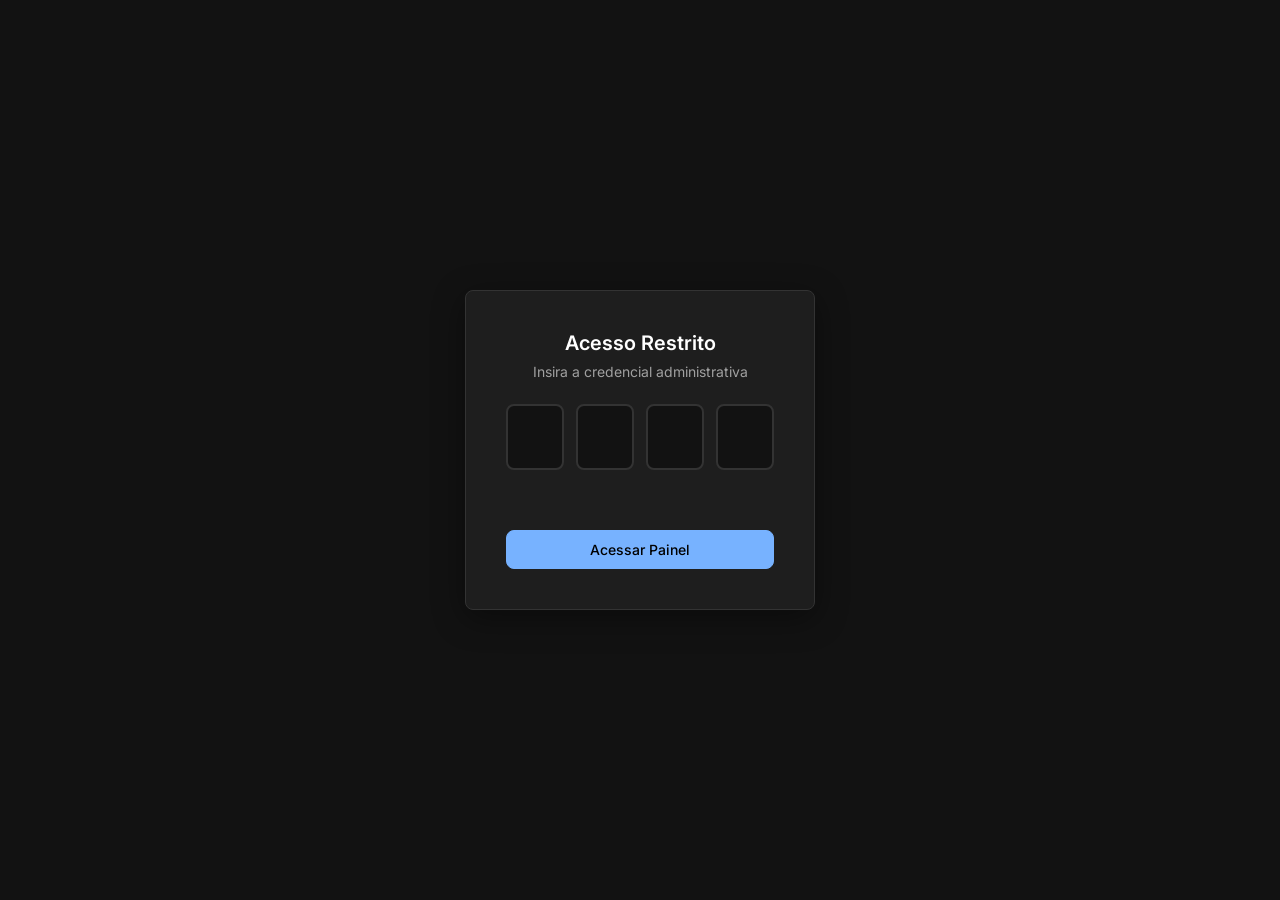
<file: static/admin.html>
<!DOCTYPE html>
<html lang="pt-BR">
<head>
    <meta charset="UTF-8">
    <meta name="viewport" content="width=device-width, initial-scale=1.0">
    <title>Admin - Gerenciar Modelos | CRIO-CAPRA</title>
    <!-- Google Fonts -->
    <link rel="preconnect" href="https://fonts.googleapis.com">
    <link rel="preconnect" href="https://fonts.gstatic.com" crossorigin>
    <link href="https://fonts.googleapis.com/css2?family=Inter:wght@400;500;600&display=swap" rel="stylesheet">
    
    <style>
        :root {
            --bg: #121212;
            --surface: #1e1e1e;
            --surface-hover: #2d2d2d;
            --primary: #77b2ff;
            --primary-hover: #5a9cf0;
            --danger: #ef4444;
            --text-main: #ffffff;
            --text-dim: #a0a0a0;
            --border: #333333;
            --radius: 8px;
            --transition: all 0.2s ease;
            --font: 'Inter', -apple-system, sans-serif;
        }

        body {
            margin: 0;
            padding: 0;
            font-family: var(--font);
            background: var(--bg);
            color: var(--text-main);
            min-height: 100vh;
            display: flex;
            flex-direction: column;
            align-items: center;
            justify-content: center;
        }

        .hidden { display: none !important; }

        /* Auth Screen */
        #auth-screen {
            text-align: center;
            background: var(--surface);
            padding: 40px;
            border-radius: var(--radius);
            border: 1px solid var(--border);
            box-shadow: 0 8px 32px rgba(0,0,0,0.4);
            transition: var(--transition);
        }

        #auth-screen h1 {
            margin: 0 0 8px 0;
            font-weight: 600;
            font-size: 20px;
        }

        #auth-screen p {
            color: var(--text-dim);
            font-size: 14px;
            margin: 0 0 24px 0;
        }

        .pin-input {
            display: flex;
            gap: 12px;
            justify-content: center;
            margin-bottom: 24px;
        }

        .pin-digit {
            width: 50px;
            height: 60px;
            border-radius: 8px;
            border: 2px solid var(--border);
            background: var(--bg);
            color: white;
            font-size: 24px;
            text-align: center;
            font-weight: bold;
            transition: var(--transition);
        }

        .pin-digit:focus {
            border-color: var(--primary);
            outline: none;
            box-shadow: 0 0 0 3px rgba(119, 178, 255, 0.2);
        }

        .error-msg {
            color: var(--danger);
            min-height: 20px;
            margin-bottom: 16px;
            font-size: 13px;
        }

        /* Dashboard Screen */
        #dashboard-screen {
            width: 100%;
            max-width: 1000px;
            padding: 40px;
            box-sizing: border-box;
            display: flex;
            flex-direction: column;
            justify-content: flex-start;
            flex-grow: 1;
        }

        .header {
            display: flex;
            justify-content: space-between;
            align-items: center;
            margin-bottom: 32px;
            border-bottom: 1px solid var(--border);
            padding-bottom: 20px;
        }

        .header h1 {
            margin: 0;
            font-size: 24px;
            font-weight: 600;
        }

        .btn {
            background: var(--surface);
            color: var(--text-main);
            border: 1px solid var(--border);
            padding: 10px 16px;
            border-radius: var(--radius);
            cursor: pointer;
            font-size: 14px;
            transition: var(--transition);
            display: inline-flex;
            align-items: center;
            justify-content: center;
            gap: 8px;
            font-family: var(--font);
            text-decoration: none;
        }

        .btn:hover { background: var(--surface-hover); }

        .btn-primary {
            background: var(--primary);
            color: #000;
            border-color: var(--primary);
            font-weight: 500;
        }

        .btn-primary:hover {
            background: var(--primary-hover);
            border-color: var(--primary-hover);
        }

        .btn-danger {
            color: var(--danger);
        }

        .btn-danger:hover {
            background: rgba(239, 68, 68, 0.1);
            border-color: var(--danger);
        }

        /* Layout Grid */
        .layout {
            display: grid;
            grid-template-columns: 350px 1fr;
            gap: 32px;
            align-items: start;
        }

        /* Form Card */
        .card {
            background: var(--surface);
            border: 1px solid var(--border);
            border-radius: var(--radius);
            padding: 24px;
        }

        .card h2 {
            margin-top: 0;
            margin-bottom: 24px;
            font-size: 18px;
            font-weight: 600;
        }

        .form-group { margin-bottom: 16px; }

        .form-label {
            display: block;
            margin-bottom: 8px;
            font-size: 13px;
            color: var(--text-dim);
            font-weight: 500;
        }

        .form-input {
            width: 100%;
            box-sizing: border-box;
            padding: 12px 14px;
            border-radius: 6px;
            border: 1px solid var(--border);
            background: var(--bg);
            color: var(--text-main);
            font-family: var(--font);
            font-size: 14px;
            transition: var(--transition);
        }

        .form-input:focus {
            outline: none;
            border-color: var(--primary);
            box-shadow: 0 0 0 2px rgba(119, 178, 255, 0.1);
        }

        /* Model List */
        .model-list {
            display: flex;
            flex-direction: column;
            gap: 12px;
        }

        .model-item {
            background: var(--bg);
            border: 1px solid var(--border);
            border-radius: var(--radius);
            padding: 16px;
            display: flex;
            justify-content: space-between;
            align-items: center;
            transition: var(--transition);
        }

        .model-item:hover {
            border-color: var(--primary);
        }

        .model-info h3 {
            margin: 0 0 6px 0;
            font-size: 16px;
            font-weight: 600;
        }

        .model-info p {
            margin: 0 0 4px 0;
            font-size: 13px;
            color: var(--text-dim);
        }
        
        .badge {
            display: inline-block;
            background: rgba(119, 178, 255, 0.15);
            color: var(--primary);
            padding: 2px 8px;
            border-radius: 4px;
            font-family: monospace;
            font-size: 12px;
            margin-top: 4px;
        }

        /* Responsive Breakpoint */
        @media (max-width: 768px) {
            .layout {
                grid-template-columns: 1fr;
            }
        }
    </style>
</head>
<body>

    <!-- Auth Screen -->
    <div id="auth-screen">
        <h1>Acesso Restrito</h1>
        <p>Insira a credencial administrativa</p>
        <div class="pin-input">
            <input type="password" class="pin-digit" maxlength="1" id="pin-1" autocomplete="off">
            <input type="password" class="pin-digit" maxlength="1" id="pin-2" autocomplete="off">
            <input type="password" class="pin-digit" maxlength="1" id="pin-3" autocomplete="off">
            <input type="password" class="pin-digit" maxlength="1" id="pin-4" autocomplete="off">
        </div>
        <div class="error-msg" id="pin-error"></div>
        <button class="btn btn-primary" id="btn-login" style="width: 100%;">Acessar Painel</button>
    </div>

    <!-- Dashboard Screen -->
    <div id="dashboard-screen" class="hidden">
        <div class="header">
            <h1>Configurações do Sistema</h1>
            <a href="/" class="btn">
                <svg viewBox="0 0 24 24" width="16" height="16" fill="none" stroke="currentColor" stroke-width="2"><line x1="19" y1="12" x2="5" y2="12"></line><polyline points="12 19 5 12 12 5"></polyline></svg>
                Voltar
            </a>
        </div>
        
        <div class="layout">
            <div class="card">
                <h2>Adicionar Modelo</h2>
                <form id="add-model-form">
                    <div class="form-group">
                        <label class="form-label" for="model-name">Nome de Exibição</label>
                        <input type="text" class="form-input" id="model-name" required placeholder="Ex: YOLOv8 - Caprinos">
                    </div>
                    <div class="form-group">
                        <label class="form-label" for="model-id">Roboflow Model ID</label>
                        <input type="text" class="form-input" id="model-id" required placeholder="Ex: projeto-b2x/1">
                    </div>
                    <div class="form-group">
                        <label class="form-label" for="model-api">Roboflow API Key</label>
                        <input type="password" class="form-input" id="model-api" required placeholder="Chave secreta">
                    </div>
                    <button type="submit" class="btn btn-primary" style="width: 100%; margin-top: 8px;">Salvar Modelo</button>
                </form>
            </div>
            
            <div class="card">
                <h2>Modelos Ativos</h2>
                <div class="model-list" id="models-list">
                    <!-- Registros injetados aqui -->
                </div>
            </div>
        </div>
    </div>

    <script>
        // --- Auth Logic ---
        const pinInputs = document.querySelectorAll('.pin-digit');
        const btnLogin = document.getElementById('btn-login');
        const pinError = document.getElementById('pin-error');
        const authScreen = document.getElementById('auth-screen');
        const dashboardScreen = document.getElementById('dashboard-screen');
        const CORRECT_PIN = "1119";

        // Auto focus for modern user experience
        pinInputs.forEach((input, index) => {
            input.addEventListener('input', (e) => {
                if(e.target.value.length === 1 && index < pinInputs.length - 1) {
                    pinInputs[index + 1].focus();
                }
            });
            input.addEventListener('keydown', (e) => {
                if(e.key === 'Backspace' && e.target.value === '' && index > 0) {
                    pinInputs[index - 1].focus();
                }
                if(e.key === 'Enter') {
                    attemptLogin();
                }
            });
        });

        btnLogin.addEventListener('click', attemptLogin);

        function attemptLogin() {
            let pin = '';
            pinInputs.forEach(i => pin += i.value);
            
            if(pin === CORRECT_PIN) {
                authScreen.classList.add('hidden');
                document.body.style.display = 'block'; 
                dashboardScreen.classList.remove('hidden');
                pinError.textContent = '';
                loadModels();
            } else {
                pinError.textContent = 'Credenciais incorretas.';
                pinInputs.forEach(i => i.value = '');
                pinInputs[0].focus();
                
                // Shake 
                authScreen.style.transform = 'translateX(10px)';
                setTimeout(() => authScreen.style.transform = 'translateX(-10px)', 50);
                setTimeout(() => authScreen.style.transform = 'translateX(0)', 100);
            }
        }

        // --- CRUD Logic ---
        const modelsListDiv = document.getElementById('models-list');
        const addModelForm = document.getElementById('add-model-form');

        async function loadModels() {
            modelsListDiv.innerHTML = '<div style="color: var(--text-dim); text-align: center; padding: 20px;">Carregando modelos...</div>';
            try {
                const res = await fetch('/models/');
                if(!res.ok) throw new Error('Falha ao buscar modelos na API');
                const models = await res.json();
                renderModels(models);
            } catch(e) {
                modelsListDiv.innerHTML = '<div style="color: var(--danger); text-align: center; padding: 20px;">Erro de conexão com servidor.</div>';
                console.error(e);
            }
        }

        function renderModels(models) {
            modelsListDiv.innerHTML = '';
            if(models.length === 0) {
                modelsListDiv.innerHTML = '<div style="color: var(--text-dim); text-align: center; padding: 20px; border: 1px dashed var(--border); border-radius: var(--radius);">Nenhum modelo cadastrado no sistema.</div>';
                return;
            }

            models.forEach(m => {
                const item = document.createElement('div');
                item.className = 'model-item';
                
                // Mask the critical API Key
                const maskedApi = m.api_key ? '••••' + m.api_key.slice(-4) : 'Ausente';
                
                item.innerHTML = `
                    <div class="model-info">
                        <h3>${m.name}</h3>
                        <p>ID: <span class="badge">${m.model_id}</span></p>
                        <p>CHAVE REF: ${maskedApi}</p>
                    </div>
                    <button class="btn btn-danger" onclick="deleteModel(${m.id})">
                        <svg viewBox="0 0 24 24" width="16" height="16" fill="none" stroke="currentColor" stroke-width="2"><path d="M3 6h18M19 6v14a2 2 0 0 1-2 2H7a2 2 0 0 1-2-2V6m3 0V4a2 2 0 0 1 2-2h4a2 2 0 0 1 2 2v2M10 11v6M14 11v6"/></svg>
                        Remover
                    </button>
                `;
                modelsListDiv.appendChild(item);
            });
        }

        addModelForm.addEventListener('submit', async (e) => {
            e.preventDefault();
            const btn = addModelForm.querySelector('button[type="submit"]');
            
            const name = document.getElementById('model-name').value;
            const modelId = document.getElementById('model-id').value;
            const api = document.getElementById('model-api').value;

            btn.disabled = true;
            btn.textContent = 'Salvando...';

            try {
                const res = await fetch('/models/', {
                    method: 'POST',
                    headers: { 'Content-Type': 'application/json' },
                    body: JSON.stringify({ name: name, model_id: modelId, api_key: api })
                });

                if(res.ok) {
                    addModelForm.reset();
                    await loadModels();
                } else {
                    alert("Erro ao adicionar modelo. Verifique console.");
                }
            } catch(e) {
                console.error("Erro adicionando modelo", e);
                alert("Erro de servidor.");
            } finally {
                btn.disabled = false;
                btn.textContent = 'Salvar Modelo';
            }
        });

        window.deleteModel = async function(id) {
            if(!confirm("Ação destrutiva:\nTem certeza que deseja excluir esta configuração? Interromperá futuras inferências que dependem deste modelo.")) return;
            
            try {
                const res = await fetch('/models/' + id, { method: 'DELETE' });
                if(res.ok) {
                    await loadModels();
                } else {
                    alert("Falha na exclusão!");
                }
            } catch(e) {
                console.error("Erro excluindo", e);
                alert("Erro de conexão.");
            }
        }
    </script>
</body>
</html>
</file>
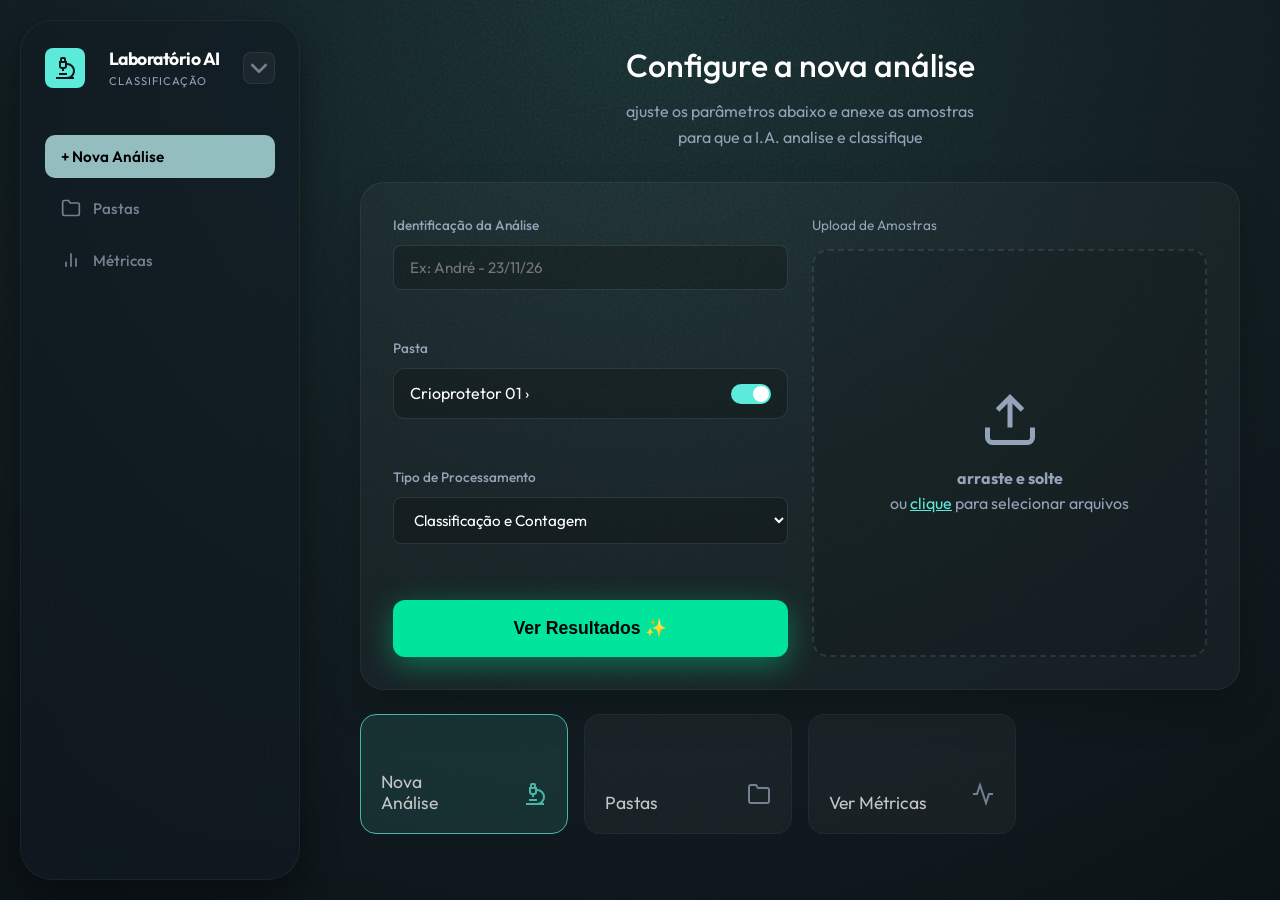
<file: static/design.html>
<!DOCTYPE html>
<html lang="pt-br">

<head>
    <meta charset="UTF-8">
    <meta name="viewport" content="width=device-width, initial-scale=1.0">
    <title>Laboratório AI | Design Prototype</title>
    <link rel="stylesheet" href="/static/style.css">
    <link rel="stylesheet" href="/static/design.css">
    <link href="https://fonts.googleapis.com/css2?family=Outfit:wght@300;400;500;600;700&display=swap" rel="stylesheet">
</head>

<body class="dark-theme design-route-theme">
    <div class="app-container">
        <!-- Sidebar -->
        <aside class="sidebar">
            <div class="brand">
                <div class="logo-box">
                    <svg viewBox="0 0 24 24" fill="none" stroke="currentColor" stroke-width="2">
                        <path d="M6 18h8" />
                        <path d="M3 22h18" />
                        <path d="M14 22a7 7 0 1 0 0-14h-1" />
                        <path d="M9 14h2" />
                        <path d="M9 12a2 2 0 0 1-2-2V6h6v4a2 2 0 0 1-2 2Z" />
                        <path d="M12 6V3a1 1 0 0 0-1-1H9a1 1 0 0 0-1 1v3" />
                    </svg>
                </div>
                <div class="brand-text">
                    <span class="brand-name">Laboratório AI</span>
                    <span class="brand-sub">CLASSIFICAÇÃO</span>
                </div>
                <!-- Toggle as a chevron in mockup -->
                <button id="sidebar-toggle" class="sidebar-toggle btn-ghost">
                    <svg viewBox="0 0 24 24" fill="none" stroke="currentColor" stroke-width="2">
                        <polyline points="6 9 12 15 18 9" />
                    </svg>
                </button>
            </div>

            <nav class="nav-menu">
                <button class="nav-item active-nav">
                    <span>+ Nova Análise</span>
                </button>
                <button class="nav-item">
                    <svg viewBox="0 0 24 24" fill="none" stroke="currentColor" stroke-width="2">
                        <path d="M22 19a2 2 0 0 1-2 2H4a2 2 0 0 1-2-2V5a2 2 0 0 1 2-2h5l2 3h9a2 2 0 0 1 2 2z" />
                    </svg>
                    <span>Pastas</span>
                </button>
                <button class="nav-item">
                    <svg viewBox="0 0 24 24" fill="none" stroke="currentColor" stroke-width="2">
                        <path d="M18 20V10M12 20V4M6 20v-6" />
                    </svg>
                    <span>Métricas</span>
                </button>

            </nav>

        </aside>

        <!-- Main Content (Design Prototype) -->
        <main class="main-content">
            <header class="design-header">
                <h2>Configure a nova análise</h2>
                <p>ajuste os parâmetros abaixo e anexe as amostras<br>para que a I.A. analise e classifique</p>
            </header>

            <div class="design-card">
                <div class="design-card-left">
                    <div class="design-inputs">
                        <div class="input-group">
                            <label>Identificação da Análise</label>
                            <input type="text" placeholder="Ex: André - 23/11/26">
                        </div>

                        <div class="input-group">
                            <label>Pasta</label>
                            <div class="mock-folder-select">
                                <span class="mock-folder-text">Crioprotetor 01 &rsaquo;</span>
                                <div class="mock-toggle">
                                    <div class="mock-toggle-knob"></div>
                                </div>
                            </div>
                        </div>

                        <div class="input-group">
                            <label>Tipo de Processamento</label>
                            <select>
                                <option>Classificação e Contagem</option>
                            </select>
                        </div>
                    </div>

                    <div class="design-action-container">
                        <button class="btn-sparkle">
                            Ver Resultados ✨
                        </button>
                    </div>
                </div>

                <div class="design-card-right">
                    <div class="mock-upload-header">Upload de Amostras</div>
                    <div class="upload-zone dashed-zone">
                        <div class="upload-placeholder">
                            <div class="upload-icon">
                                <svg viewBox="0 0 24 24" fill="none" stroke="currentColor" stroke-width="2">
                                    <path d="M21 15v4a2 2 0 0 1-2 2H5a2 2 0 0 1-2-2v-4" />
                                    <polyline points="17 8 12 3 7 8" />
                                    <line x1="12" y1="3" x2="12" y2="15" />
                                </svg>
                            </div>
                            <p><strong>arraste e solte</strong></p>
                            <p>ou <span style="color:var(--primary); text-decoration:underline;">clique</span> para
                                selecionar arquivos</p>
                        </div>
                    </div>
                </div>
            </div>

            <!-- Bottom Nav (Mockup Style) -->
            <div class="design-bottom-nav">
                <div class="nav-card active">
                    <div class="nav-card-info">
                        <h4>Nova<br>Análise</h4>
                    </div>
                    <div class="nav-card-icon">
                        <svg viewBox="0 0 24 24" fill="none" stroke="currentColor" stroke-width="2"
                            style="width:24px; height:24px;">
                            <path d="M6 18h8" />
                            <path d="M3 22h18" />
                            <path d="M14 22a7 7 0 1 0 0-14h-1" />
                            <path d="M9 14h2" />
                            <path d="M9 12a2 2 0 0 1-2-2V6h6v4a2 2 0 0 1-2 2Z" />
                            <path d="M12 6V3a1 1 0 0 0-1-1H9a1 1 0 0 0-1 1v3" />
                        </svg>
                    </div>
                </div>

                <div class="nav-card">
                    <div class="nav-card-info">
                        <h4>Pastas</h4>
                    </div>
                    <div class="nav-card-icon">
                        <svg viewBox="0 0 24 24" fill="none" stroke="currentColor" stroke-width="2"
                            style="width:24px; height:24px;">
                            <path d="M22 19a2 2 0 0 1-2 2H4a2 2 0 0 1-2-2V5a2 2 0 0 1 2-2h5l2 3h9a2 2 0 0 1 2 2z" />
                        </svg>
                    </div>
                </div>
                <div class="nav-card">
                    <div class="nav-card-info">
                        <h4>Ver Métricas</h4>
                    </div>
                    <div class="nav-card-icon">
                        <svg viewBox="0 0 24 24" fill="none" stroke="currentColor" stroke-width="2"
                            style="width:24px; height:24px;">
                            <polyline points="22 12 18 12 15 21 9 3 6 12 2 12" />
                        </svg>
                    </div>
                </div>
            </div>
        </main>
    </div>
</body>

</html>
</file>
<file: static/style.css>
:root {
    --primary: #5ceadb;
    --primary-hover: #48c9bc;
    --bg-dark: #0f171e;
    --sidebar-bg: #121c24;
    --card-bg: rgba(255, 255, 255, 0.05);
    --card-border: rgba(255, 255, 255, 0.1);
    --text-main: #ffffff;
    --text-dim: #94a3b8;
    --danger: #ff4d4d;
    --transition: all 0.3s cubic-bezier(0.4, 0, 0.2, 1);
}

* {
    margin: 0;
    padding: 0;
    box-sizing: border-box;
}

body {
    font-family: 'Outfit', sans-serif;
    background-color: var(--bg-dark);
    color: var(--text-main);
    line-height: 1.6;
    overflow-x: hidden;
}

.dark-theme {
    background:
        radial-gradient(circle at 30% 20%, rgba(21, 58, 66, 0.9) 0%, rgba(15, 29, 36, 0.95) 60%, rgba(9, 18, 22, 1) 100%),
        url("data:image/svg+xml,%3Csvg viewBox='0 0 200 200' xmlns='http://www.w3.org/2000/svg'%3E%3Cfilter id='noiseFilter'%3E%3CfeTurbulence type='fractalNoise' baseFrequency='0.8' numOctaves='3' stitchTiles='stitch'/%3E%3C/filter%3E%3Crect width='100%25' height='100%25' filter='url(%23noiseFilter)' opacity='0.08'/%3E%3C/svg%3E");
    background-color: #0c151c;
    min-height: 100vh;
}

/* App Layout */
.app-container {
    display: flex;
    min-height: 100vh;
}

/* Sidebar */
.sidebar {
    width: 280px;
    background-color: var(--sidebar-bg);
    border: 1px solid var(--card-border);
    display: flex;
    flex-direction: column;
    padding: 24px;
    position: fixed;
    left: 20px;
    top: 20px;
    height: calc(100vh - 40px);
    border-radius: 32px;
    box-shadow: 0 15px 35px rgba(0, 0, 0, 0.4);
    z-index: 1000;
    transition: height 0.4s cubic-bezier(0.4, 0, 0.2, 1), transform 0.4s cubic-bezier(0.4, 0, 0.2, 1);
    overflow: hidden;
}

.sidebar.collapsed {
    height: 88px;
}

.brand {
    display: flex;
    align-items: center;
    justify-content: space-between;
    gap: 12px;
    margin-bottom: 24px;
}

.sidebar-toggle {
    background: rgba(255, 255, 255, 0.05);
    border: 1px solid var(--card-border);
    color: var(--text-dim);
    width: 32px;
    height: 32px;
    border-radius: 8px;
    display: flex;
    align-items: center;
    justify-content: center;
    cursor: pointer;
    transition: var(--transition);
}

.sidebar-toggle:hover {
    background: var(--primary);
    color: black;
}

.sidebar.collapsed .sidebar-toggle {
    transform: rotate(180deg);
}

.sidebar.collapsed .nav-menu,
.sidebar.collapsed .user-profile {
    opacity: 0;
    visibility: hidden;
    pointer-events: none;
}

.logo-box {
    width: 40px;
    height: 40px;
    background-color: var(--primary);
    color: var(--bg-dark);
    border-radius: 8px;
    display: flex;
    align-items: center;
    justify-content: center;
    flex-shrink: 0;
}

.logo-box svg {
    width: 24px;
    height: 24px;
}

.brand-text {
    display: flex;
    flex-direction: column;
    transition: opacity 0.3s;
}

.brand-name {
    font-weight: 700;
    font-size: 1.1rem;
    letter-spacing: -0.5px;
}

.brand-sub {
    font-size: 0.7rem;
    color: var(--text-dim);
    letter-spacing: 1px;
}

.nav-menu {
    flex: 1;
    display: flex;
    flex-direction: column;
    gap: 8px;
    margin-top: 20px;
}

.nav-item {
    background: none;
    border: none;
    color: var(--text-dim);
    display: flex;
    align-items: center;
    gap: 12px;
    padding: 12px 16px;
    border-radius: 10px;
    cursor: pointer;
    font-family: inherit;
    font-size: 0.95rem;
    font-weight: 500;
    transition: var(--transition);
    width: 100%;
    text-align: left;
    white-space: nowrap;
}

.nav-item svg {
    width: 20px;
    height: 20px;
    flex-shrink: 0;
}

.nav-item:hover {
    background-color: rgba(92, 234, 219, 0.05);
    color: var(--primary);
}

.nav-item.active {
    background-color: #d1f8f4;
    color: #0f171e;
}

.user-profile {
    margin-top: auto;
    display: flex;
    align-items: center;
    gap: 12px;
    padding-top: 24px;
    border-top: 1px solid var(--card-border);
}

.avatar {
    width: 36px;
    height: 36px;
    background-color: #5d5fef;
    border-radius: 50%;
    display: flex;
    align-items: center;
    justify-content: center;
    font-weight: 600;
    font-size: 0.8rem;
    flex-shrink: 0;
}

.user-info {
    flex: 1;
    transition: opacity 0.3s;
}

.user-name {
    font-size: 0.9rem;
    font-weight: 600;
}

.settings-btn {
    background: none;
    border: none;
    color: var(--text-dim);
    cursor: pointer;
    flex-shrink: 0;
}

.settings-btn svg {
    width: 20px;
    height: 20px;
}

/* Main Content Area */
.main-content {
    margin-left: 320px;
    flex: 1;
    padding: 40px;
    transition: margin-left 0.4s cubic-bezier(0.4, 0, 0.2, 1);
}

.sidebar.collapsed+.main-content {
    margin-left: 120px;
}

.view-header {
    text-align: center;
    margin-bottom: 40px;
}

.view-header h2 {
    font-size: 2.2rem;
    font-weight: 600;
    margin-bottom: 8px;
}

.view-header p {
    color: var(--text-dim);
    font-size: 1.1rem;
}

/* Generic Card Styles for Views */
.view {
    max-width: 1000px;
    margin: 0 auto;
}

.analysis-card {
    background: var(--card-bg);
    border: 1px solid var(--card-border);
    border-radius: 20px;
    padding: 32px;
    backdrop-filter: blur(10px);
}

.card-grid {
    display: grid;
    grid-template-columns: 1fr 1fr;
    gap: 40px;
}

.input-group {
    margin-bottom: 24px;
}

.input-group label {
    display: block;
    font-size: 0.85rem;
    font-weight: 500;
    color: var(--text-dim);
    margin-bottom: 8px;
}

.input-group input,
.input-group select {
    width: 100%;
    background-color: rgba(0, 0, 0, 0.2);
    border: 1px solid var(--card-border);
    border-radius: 8px;
    padding: 12px 16px;
    color: white;
    font-family: inherit;
    font-size: 0.95rem;
    outline: none;
    transition: var(--transition);
}

.input-group input:focus,
.input-group select:focus {
    border-color: var(--primary);
}

.folder-selector-container {
    display: flex;
    gap: 8px;
}

.btn-icon {
    background: rgba(255, 255, 255, 0.05);
    border: 1px solid var(--card-border);
    color: white;
    padding: 8px;
    border-radius: 8px;
    cursor: pointer;
    display: flex;
    align-items: center;
    justify-content: center;
}

.btn-icon svg {
    width: 18px;
    height: 18px;
}

.btn-primary {
    width: 100%;
    background-color: var(--primary);
    color: #0f171e;
    border: none;
    border-radius: 12px;
    padding: 16px;
    font-size: 1.1rem;
    font-weight: 700;
    cursor: pointer;
    display: flex;
    align-items: center;
    justify-content: center;
    gap: 12px;
    transition: var(--transition);
    margin-top: 12px;
}

.btn-primary:hover {
    background-color: var(--primary-hover);
    transform: translateY(-2px);
}

.btn-primary svg {
    width: 20px;
    height: 20px;
}

/* Upload Zone */
.upload-zone {
    border: 2px dashed var(--card-border);
    border-radius: 16px;
    display: flex;
    align-items: center;
    justify-content: center;
    position: relative;
    cursor: pointer;
    transition: var(--transition);
    min-height: 300px;
}

.upload-zone:hover {
    border-color: var(--primary);
    background-color: rgba(92, 234, 219, 0.02);
}

.upload-placeholder {
    text-align: center;
}

.upload-icon {
    width: 60px;
    height: 60px;
    margin: 0 auto 16px;
    color: var(--text-dim);
}

.upload-placeholder p {
    color: var(--text-dim);
}

.upload-placeholder span {
    color: var(--primary);
    text-decoration: underline;
}

.preview-container {
    width: 100%;
    height: 100%;
    padding: 16px;
    position: relative;
}

.preview-container img {
    width: 100%;
    height: 100%;
    object-fit: contain;
    border-radius: 8px;
}

.file-badge {
    position: absolute;
    bottom: 12px;
    left: 12px;
    background: var(--primary);
    color: #0f171e;
    padding: 4px 10px;
    border-radius: 20px;
    font-size: 0.8rem;
    font-weight: 700;
    box-shadow: 0 4px 10px rgba(0, 0, 0, 0.3);
}

.btn-remove {
    position: absolute;
    top: 8px;
    right: 8px;
    background: var(--danger);
    color: white;
    border: none;
    width: 24px;
    height: 24px;
    border-radius: 50%;
    cursor: pointer;
    font-size: 1.2rem;
    line-height: 1;
}

/* Folders Grid */
.folders-grid {
    display: grid;
    grid-template-columns: repeat(auto-fill, minmax(220px, 1fr));
    gap: 24px;
}

.folder-card {
    background: var(--card-bg);
    border: 1px solid var(--card-border);
    border-radius: 20px;
    padding: 24px;
    position: relative;
    transition: var(--transition);
    cursor: pointer;
}

.folder-card:hover {
    transform: translateY(-5px);
    border-color: var(--primary);
}

.folder-icon {
    width: 44px;
    height: 44px;
    background-color: rgba(92, 234, 219, 0.1);
    color: var(--primary);
    border-radius: 10px;
    display: flex;
    align-items: center;
    justify-content: center;
    margin-bottom: 24px;
}

.folder-icon svg {
    width: 24px;
    height: 24px;
}

.folder-name {
    font-weight: 600;
    font-size: 1.25rem;
    margin-bottom: 24px;
    display: block;
}

.samples-info {
    font-size: 0.8rem;
    color: var(--text-dim);
    display: flex;
    justify-content: space-between;
    align-items: center;
    margin-bottom: 8px;
}

.samples-count {
    background: rgba(92, 234, 219, 0.2);
    color: var(--primary);
    padding: 2px 8px;
    border-radius: 6px;
    font-weight: 700;
}

.progress-bar {
    height: 4px;
    background: rgba(255, 255, 255, 0.1);
    border-radius: 2px;
    overflow: hidden;
}

.progress-fill {
    height: 100%;
    background: var(--primary);
}

.updated-date {
    font-size: 0.75rem;
    color: rgba(255, 255, 255, 0.3);
    margin-top: 16px;
    display: flex;
    align-items: center;
    gap: 6px;
}

.add-folder-card {
    border: 2px dashed var(--card-border);
    border-radius: 20px;
    display: flex;
    flex-direction: column;
    align-items: center;
    justify-content: center;
    gap: 16px;
    cursor: pointer;
    color: var(--text-dim);
    transition: var(--transition);
    min-height: 240px;
}

.add-folder-card:hover {
    border-color: var(--primary);
    color: var(--primary);
}

.btn-create {
    width: 56px;
    height: 56px;
    border: 1px solid var(--card-border);
    border-radius: 50%;
    display: flex;
    align-items: center;
    justify-content: center;
}

.btn-create svg {
    width: 28px;
    height: 28px;
}

/* Modal */
.modal {
    position: fixed;
    top: 0;
    left: 0;
    width: 100%;
    height: 100%;
    background: rgba(0, 0, 0, 0.6);
    backdrop-filter: blur(10px);
    display: flex;
    align-items: center;
    justify-content: center;
    z-index: 1000;
}

.modal-content {
    background: var(--sidebar-bg);
    padding: 32px;
    border-radius: 20px;
    width: 400px;
    border: 1px solid var(--card-border);
    box-shadow: 0 20px 40px rgba(0, 0, 0, 0.4);
}

.modal-content h3 {
    margin-bottom: 24px;
    font-size: 1.5rem;
}

.modal-content input {
    width: 100%;
    background: rgba(0, 0, 0, 0.3);
    border: 1px solid var(--card-border);
    border-radius: 12px;
    padding: 14px 18px;
    color: white;
    margin-bottom: 32px;
    font-family: inherit;
    outline: none;
}

.modal-actions {
    display: flex;
    gap: 16px;
}

.btn-secondary {
    flex: 1;
    background: rgba(255, 255, 255, 0.05);
    border: 1px solid var(--card-border);
    color: white;
    padding: 14px;
    border-radius: 12px;
    cursor: pointer;
    font-weight: 600;
    font-family: inherit;
}

.results-container {
    margin-top: 40px;
    display: flex;
    flex-direction: column;
    gap: 24px;
}

.analysis-actions {
    display: flex;
    gap: 16px;
    margin-top: 24px;
}

.btn-success {
    background: #10b981;
    color: white;
    border: none;
    padding: 14px 24px;
    border-radius: 12px;
    font-weight: 600;
    cursor: pointer;
    display: flex;
    align-items: center;
    gap: 10px;
    transition: var(--transition);
}

.btn-success:hover {
    background: #059669;
    transform: translateY(-2px);
    box-shadow: 0 5px 15px rgba(16, 185, 129, 0.3);
}

.analysis-card {
    background: var(--card-bg);
    border: 1px solid var(--card-border);
    border-radius: 20px;
    padding: 32px;
    backdrop-filter: blur(10px);
    transition: all 0.5s cubic-bezier(0.4, 0, 0.2, 1);
    overflow: hidden;
}

.analysis-card.minimized {
    min-height: 100px;
    padding: 20px 32px;
    display: flex;
    align-items: center;
    opacity: 1;
}

.analysis-card.minimized .card-grid {
    display: none;
}

.minimized-info {
    display: flex;
    width: 100%;
    justify-content: space-between;
    align-items: center;
    animation: fadeIn 0.4s ease;
}

.minimized-text {
    flex: 1;
}

#minimized-summary {
    font-size: 1.1rem;
    font-weight: 500;
    color: var(--primary);
}

.tiff-feedback {
    margin-top: 12px;
    font-size: 0.9rem;
    color: var(--text-dim);
    background: rgba(255, 255, 255, 0.05);
    padding: 8px 12px;
    border-radius: 8px;
    display: flex;
    align-items: center;
    gap: 8px;
}

.tiff-feedback svg {
    width: 16px;
    height: 16px;
    color: var(--primary);
}

/* Redesigned Lightbox (Split View) */
.lightbox-modal {
    position: fixed;
    top: 0;
    left: 0;
    width: 100%;
    height: 100%;
    background: rgba(0, 0, 0, 0.98);
    z-index: 2000;
    display: flex;
    animation: fadeIn 0.3s ease;
}

.lightbox-split {
    display: flex;
    width: 100%;
    height: 100%;
}

.lightbox-sidebar {
    width: 350px;
    background: rgba(255, 255, 255, 0.03);
    border-right: 1px solid rgba(255, 255, 255, 0.1);
    padding: 40px 30px;
    display: flex;
    flex-direction: column;
    gap: 32px;
    backdrop-filter: blur(20px);
}

.lightbox-header {
    display: flex;
    justify-content: space-between;
    align-items: center;
    margin-bottom: 20px;
}

.img-counter {
    font-size: 1.1rem;
    font-weight: 600;
    color: var(--primary);
}

.lightbox-close {
    background: none;
    border: none;
    color: white;
    font-size: 2rem;
    cursor: pointer;
    line-height: 1;
    opacity: 0.6;
    transition: 0.2s;
}

.lightbox-close:hover {
    opacity: 1;
}

.stats-group label {
    display: block;
    font-size: 0.85rem;
    color: var(--text-dim);
    text-transform: uppercase;
    letter-spacing: 1px;
    margin-bottom: 8px;
}

.stat-value {
    font-size: 1.4rem;
    font-weight: 600;
    color: white;
}

.stats-divider {
    height: 1px;
    background: rgba(255, 255, 255, 0.1);
}

.classes-list {
    display: flex;
    flex-direction: column;
    gap: 12px;
}

.class-item {
    display: flex;
    justify-content: space-between;
    align-items: center;
    background: rgba(255, 255, 255, 0.05);
    padding: 10px 15px;
    border-radius: 8px;
}

.class-name {
    font-weight: 500;
}

.class-pct {
    color: var(--primary);
    font-family: monospace;
}

.lightbox-nav {
    margin-top: auto;
    display: flex;
    gap: 20px;
}

.btn-nav {
    flex: 1;
    background: rgba(255, 255, 255, 0.1);
    border: none;
    color: white;
    padding: 15px;
    border-radius: 12px;
    cursor: pointer;
    transition: 0.3s;
    display: flex;
    justify-content: center;
}

.btn-nav:hover {
    background: var(--primary);
    color: black;
}

.lightbox-main {
    flex: 1;
    display: flex;
    align-items: center;
    justify-content: center;
    padding: 40px;
    position: relative;
}

.img-zoom-container {
    width: 100%;
    height: 100%;
    display: flex;
    align-items: center;
    justify-content: center;
}

.img-zoom-container img {
    max-width: 100%;
    max-height: 100%;
    object-fit: contain;
    border-radius: 4px;
    box-shadow: 0 30px 60px rgba(0, 0, 0, 0.5);
}

@keyframes fadeIn {
    from {
        opacity: 0;
    }

    to {
        opacity: 1;
    }
}

.hidden {
    display: none !important;
}



.btn-delete-folder,
.btn-edit-folder {
    position: absolute;
    top: 12px;
    width: 32px;
    height: 32px;
    border-radius: 8px;
    display: flex;
    align-items: center;
    justify-content: center;
    cursor: pointer;
    opacity: 0;
    transition: var(--transition);
    border: none;
}

.btn-delete-folder {
    right: 12px;
    background: rgba(239, 68, 68, 0.1);
    color: var(--danger);
}

.btn-edit-folder {
    right: 52px;
    background: rgba(119, 178, 255, 0.1);
    color: var(--primary);
}

.folder-card:hover .btn-delete-folder,
.folder-card:hover .btn-edit-folder {
    opacity: 1;
}

.btn-delete-folder:hover {
    background: var(--danger);
    color: white;
}

.btn-edit-folder:hover {
    background: var(--primary);
    color: #000;
}

.btn-delete-folder svg,
.btn-edit-folder svg {
    width: 18px;
    height: 18px;
}


/* Metrics View */
.metrics-config {
    margin-bottom: 32px;
    max-width: 400px;
}

.metrics-dashboard {
    animation: fadeIn 0.5s ease;
}

.metrics-grid {
    display: grid;
    grid-template-columns: repeat(auto-fit, minmax(240px, 1fr));
    gap: 20px;
    margin-bottom: 32px;
}

.metric-card {
    background-color: var(--card-bg);
    border: 1px solid var(--card-border);
    padding: 24px;
    border-radius: 20px;
    display: flex;
    align-items: center;
    gap: 20px;
}

.metric-icon {
    font-size: 2rem;
    background: rgba(255, 255, 255, 0.05);
    width: 60px;
    height: 60px;
    display: flex;
    align-items: center;
    justify-content: center;
    border-radius: 16px;
}

.metric-info {
    display: flex;
    flex-direction: column;
}

.metric-label {
    font-size: 0.85rem;
    color: var(--text-dim);
    margin-bottom: 4px;
}

.metric-value {
    font-size: 1.5rem;
    font-weight: 700;
    color: var(--text-light);
}

.charts-card {
    background-color: var(--card-bg);
    border: 1px solid var(--card-border);
    padding: 32px;
    border-radius: 24px;
}

.charts-card h3 {
    margin-bottom: 24px;
    font-size: 1.1rem;
}

.dist-container {
    display: flex;
    flex-direction: column;
    gap: 20px;
}

.dist-item {
    display: flex;
    flex-direction: column;
    gap: 8px;
}

.dist-header {
    display: flex;
    justify-content: space-between;
    font-size: 0.9rem;
}

.dist-bar-bg {
    height: 12px;
    background: rgba(255, 255, 255, 0.05);
    border-radius: 6px;
    overflow: hidden;
}

.dist-bar-fill {
    height: 100%;
    background: var(--primary);
    border-radius: 6px;
    transition: width 1s cubic-bezier(0.4, 0, 0.2, 1);
}

/* Responsive */
@media (max-width: 1000px) {

    /* Analysis Ready View (Success Screen) */
    #analysis-ready-container {
        animation: slideUp 0.6s cubic-bezier(0.4, 0, 0.2, 1);
    }

    .ready-main-layout {
        display: grid;
        grid-template-columns: 280px 1fr;
        gap: 24px;
        margin-bottom: 24px;
    }

    .ready-properties {
        background: rgba(255, 255, 255, 0.05);
        border: 1px solid rgba(255, 255, 255, 0.12);
        border-radius: 24px;
        padding: 40px 32px;
        display: flex;
        flex-direction: column;
        gap: 28px;
        backdrop-filter: blur(20px);
        box-shadow: 0 10px 40px rgba(0, 0, 0, 0.2);
    }

    .ready-properties h3 {
        font-size: 1.25rem;
        font-weight: 700;
        margin-bottom: 12px;
        background: linear-gradient(135deg, #fff, var(--text-dim));
        -webkit-background-clip: text;
        background-clip: text;
        -webkit-text-fill-color: transparent;
    }

    .prop-group {
        display: flex;
        flex-direction: column;
        gap: 6px;
    }

    .prop-group label {
        font-size: 0.7rem;
        color: var(--text-dim);
        text-transform: uppercase;
        letter-spacing: 1px;
        opacity: 0.7;
    }

    .prop-group span {
        font-size: 1.05rem;
        font-weight: 600;
        color: white;
        word-break: break-all;
    }

    .ready-cta-zone {
        background: radial-gradient(circle at center, #23394d 0%, #1a2c38 100%);
        border: 1px solid rgba(255, 255, 255, 0.1);
        border-radius: 32px;
        position: relative;
        overflow: hidden;
        min-height: 480px;
        display: flex;
        align-items: center;
        justify-content: center;
        box-shadow: inset 0 0 100px rgba(0, 0, 0, 0.3);
    }

    .ready-bg-preview {
        position: absolute;
        top: 0;
        left: 0;
        width: 100%;
        height: 100%;
        display: grid;
        grid-template-columns: repeat(3, 1fr);
        filter: blur(35px) brightness(0.3) saturate(1.2);
        opacity: 0.6;
        pointer-events: none;
        transform: scale(1.1);
        /* Avoid white edges from blur */
    }

    .ready-bg-preview img {
        width: 100%;
        height: 100%;
        object-fit: cover;
    }

    .ready-content {
        position: relative;
        z-index: 2;
        text-align: center;
        display: flex;
        flex-direction: column;
        align-items: center;
        gap: 32px;
        padding: 0 20px;
    }

    .ready-content h3 {
        font-size: 2.2rem;
        font-weight: 400;
        color: white;
        letter-spacing: -0.5px;
    }

    .btn-success.big {
        padding: 24px 56px;
        font-size: 1.25rem;
        font-weight: 600;
        border-radius: 100px;
        background: #00d394;
        box-shadow: 0 15px 40px rgba(0, 211, 148, 0.4);
        transition: all 0.4s var(--easing);
        animation: pulseCTA 2s infinite ease-in-out;
    }

    @keyframes pulseCTA {
        0% {
            transform: scale(1);
            box-shadow: 0 15px 40px rgba(0, 211, 148, 0.4);
        }

        50% {
            transform: scale(1.03);
            box-shadow: 0 20px 50px rgba(0, 211, 148, 0.6);
        }

        100% {
            transform: scale(1);
            box-shadow: 0 15px 40px rgba(0, 211, 148, 0.4);
        }
    }

    /* Bottom Nav Grid */
    .ready-bottom-nav {
        display: grid;
        grid-template-columns: repeat(4, 1fr);
        gap: 20px;
    }

    .nav-card {
        background: rgba(255, 255, 255, 0.03);
        border: 1px solid rgba(255, 255, 255, 0.1);
        border-radius: 24px;
        padding: 24px;
        display: flex;
        align-items: center;
        justify-content: space-between;
        cursor: pointer;
        transition: var(--transition);
    }

    .nav-card:hover {
        background: rgba(255, 255, 255, 0.08);
        transform: translateY(-5px);
        border-color: var(--primary);
    }

    .nav-card.active {
        background: rgba(92, 234, 219, 0.08);
        border-color: var(--primary);
    }

    .nav-card-info h4 {
        font-size: 1rem;
        font-weight: 500;
        color: var(--text-dim);
    }

    .nav-card.active .nav-card-info h4 {
        color: var(--primary);
    }

    .nav-card-icon {
        font-size: 1.5rem;
    }

    @keyframes slideUp {
        from {
            opacity: 0;
            transform: translateY(30px);
        }

        to {
            opacity: 1;
            transform: translateY(0);
        }
    }


    .ready-main-layout {
        grid-template-columns: 1fr;
    }

    .ready-bottom-nav {
        grid-template-columns: 1fr 1fr;
    }

    .card-grid {
        grid-template-columns: 1fr;
    }

    .sidebar {
        width: 80px;
        padding: 24px 12px;
    }

    .brand-text,
    .user-info,
    .nav-item span {
        display: none;
    }

    .main-content {
        margin-left: 80px;
        padding: 24px;
    }

    .view-header h2 {
        font-size: 1.8rem;
    }
}

/* --- Analysis Ready State (Mockup Matching) --- */
#analysis-ready-container {
    animation: slideUp 0.6s cubic-bezier(0.4, 0, 0.2, 1);
}

.ready-properties-panel {
    background: var(--card-bg);
    border-radius: 16px;
    padding: 32px;
    display: flex;
    flex-direction: column;
    gap: 24px;
    border: 1px solid var(--card-border);
}

.ready-properties-panel h3 {
    font-size: 1.1rem;
    font-weight: 600;
    color: white;
    margin-bottom: 8px;
}

.prop-list {
    display: flex;
    flex-direction: column;
    gap: 20px;
}

.prop-group {
    display: flex;
    flex-direction: column;
    gap: 6px;
}

.prop-group label {
    font-size: 0.75rem;
    color: var(--text-dim);
    margin-bottom: 2px;
}

.prop-group span {
    font-size: 0.95rem;
    font-weight: 500;
    color: var(--text-light);
    word-break: break-all;
}

.ready-preview-zone {
    position: relative;
    overflow: hidden;
    padding: 0;
    display: flex;
    flex-direction: column;
    justify-content: center;
    align-items: center;
    min-height: 480px;
}

.ready-zone-header {
    position: absolute;
    top: 24px;
    left: 24px;
    font-size: 0.85rem;
    font-weight: 500;
    color: var(--text-dim);
    z-index: 3;
}

.ready-bg-grid {
    position: absolute;
    inset: 0;
    display: grid;
    grid-template-columns: repeat(3, 1fr);
    filter: blur(8px) brightness(0.6);
    pointer-events: none;
    z-index: 1;
    transform: scale(1.05);
    /* hide edge blur */
}

.ready-bg-grid img {
    width: 100%;
    height: 100%;
    object-fit: cover;
    border-right: 2px dashed rgba(255, 255, 255, 0.1);
}

.ready-bg-grid img:last-child {
    border-right: none;
}

.ready-overlay-content {
    position: relative;
    z-index: 2;
    text-align: center;
    display: flex;
    flex-direction: column;
    align-items: center;
    gap: 24px;
    padding: 24px;
}

.ready-overlay-content h3 {
    font-size: 1.6rem;
    font-weight: 500;
    color: white;
}

.ready-btn-pulse {
    background: #00d394;
    color: #000;
    font-weight: 600;
    border-radius: 100px;
    padding: 16px 36px;
    font-size: 1.1rem;
    box-shadow: 0 10px 30px rgba(0, 211, 148, 0.3);
    display: inline-flex;
    align-items: center;
    gap: 8px;
    transition: all 0.3s ease;
    border: none;
    cursor: pointer;
}

.ready-btn-pulse:hover {
    transform: scale(1.05);
    box-shadow: 0 15px 40px rgba(0, 211, 148, 0.5);
}

.ready-btn-pulse svg {
    width: 20px;
    height: 20px;
}

/* --- Global UI Polishes --- */
button,
.btn-success,
.btn-secondary,
.btn-primary,
.ready-btn-pulse,
.nav-item,
.nav-card,
.sidebar-toggle,
.add-folder-card {
    opacity: 0.75;
    transition: all 0.3s ease;
}

button:hover,
.btn-success:hover,
.btn-secondary:hover,
.btn-primary:hover,
.ready-btn-pulse:hover,
.nav-item:hover,
.nav-card:hover,
.sidebar-toggle:hover,
.add-folder-card:hover {
    opacity: 1;
}

/* --- Folder Details View --- */
#view-folder-details {
    max-width: 1200px;
    margin: 0 auto;
    width: 100%;
}

.fd-header {
    display: flex;
    justify-content: space-between;
    align-items: center;
    margin-bottom: 30px;
}

.fd-header-left {
    display: flex;
    align-items: center;
    gap: 20px;
}

#fd-back-btn {
    background: rgba(255, 255, 255, 0.05);
    border: 1px solid var(--card-border);
    border-radius: 12px;
    width: 44px;
    height: 44px;
    display: flex;
    align-items: center;
    justify-content: center;
    color: var(--text-dim);
}

#fd-back-btn:hover {
    background: rgba(255, 255, 255, 0.1);
    color: white;
}

#fd-back-btn svg {
    width: 20px;
    height: 20px;
}

.fd-breadcrumbs {
    font-size: 0.85rem;
    color: var(--text-dim);
    margin-bottom: 4px;
    font-weight: 500;
}

#fd-breadcrumb-name {
    color: var(--primary);
}

.fd-title-row {
    display: flex;
    align-items: center;
    gap: 16px;
}

.fd-title-row h2 {
    font-size: 1.8rem;
    font-weight: 600;
    margin: 0;
}

.fd-samples-badge {
    background: rgba(92, 234, 219, 0.15);
    color: var(--primary);
    padding: 4px 12px;
    border-radius: 6px;
    font-size: 0.75rem;
    font-weight: 700;
    letter-spacing: 0.5px;
}

.fd-header-right {
    display: flex;
    align-items: center;
    gap: 16px;
}

.fd-search-box {
    position: relative;
    display: flex;
    align-items: center;
}

.fd-search-box svg {
    position: absolute;
    left: 12px;
    width: 18px;
    height: 18px;
    color: var(--text-dim);
}

.fd-search-box input {
    background: rgba(0, 0, 0, 0.2);
    border: 1px solid var(--card-border);
    border-radius: 10px;
    padding: 10px 16px 10px 40px;
    color: white;
    width: 250px;
    font-family: inherit;
    font-size: 0.9rem;
    transition: var(--transition);
}

.fd-search-box input:focus {
    border-color: var(--primary);
    outline: none;
    width: 280px;
}

.fd-controls-bar {
    background: rgba(255, 255, 255, 0.02);
    border: 1px solid var(--card-border);
    border-radius: 16px;
    padding: 12px 24px;
    display: flex;
    justify-content: space-between;
    align-items: center;
    margin-bottom: 30px;
}

.fd-tabs {
    display: flex;
    gap: 8px;
    background: rgba(0, 0, 0, 0.2);
    padding: 6px;
    border-radius: 12px;
}

.fd-tab {
    background: transparent;
    border: none;
    color: var(--text-dim);
    padding: 8px 16px;
    border-radius: 8px;
    cursor: pointer;
    font-weight: 500;
    font-size: 0.9rem;
    display: flex;
    align-items: center;
    gap: 8px;
    transition: var(--transition);
}

.fd-tab svg {
    width: 18px;
    height: 18px;
}

.fd-tab:hover {
    color: white;
}

.fd-tab.active {
    background: var(--primary);
    color: #0f171e;
    box-shadow: 0 4px 10px rgba(92, 234, 219, 0.2);
}

.fd-sort-container {
    display: flex;
    align-items: center;
    gap: 12px;
}

.fd-sort-label {
    color: var(--text-dim);
    font-size: 0.85rem;
}

.fd-sort-select {
    background: transparent;
    border: none;
    color: white;
    font-weight: 500;
    font-family: inherit;
    font-size: 0.9rem;
    cursor: pointer;
    outline: none;
}

.fd-sort-select option {
    background: var(--sidebar-bg);
    color: white;
}

.fd-gallery-container {
    background: rgba(255, 255, 255, 0.02);
    border: 1px solid var(--card-border);
    border-radius: 20px;
    padding: 30px;
}

.fd-gallery-header {
    display: flex;
    justify-content: space-between;
    align-items: center;
    margin-bottom: 24px;
}

.fd-gallery-header h3 {
    font-size: 1.2rem;
    font-weight: 600;
}

.fd-view-toggles {
    display: flex;
    gap: 8px;
}

.fd-view-toggles .btn-icon {
    background: rgba(0, 0, 0, 0.2);
    width: 36px;
    height: 36px;
}

.fd-view-toggles .btn-icon.active {
    background: rgba(255, 255, 255, 0.1);
    color: var(--primary);
}

.fd-gallery-grid {
    display: grid;
    grid-template-columns: repeat(auto-fill, minmax(300px, 1fr));
    gap: 20px;
}

.fd-item-card {
    position: relative;
    border-radius: 16px;
    overflow: hidden;
    aspect-ratio: 16/10;
    background: #000;
    cursor: pointer;
    border: 1px solid var(--card-border);
    transition: var(--transition);
}

.fd-item-card img {
    width: 100%;
    height: 100%;
    object-fit: cover;
    opacity: 0.8;
    transition: var(--transition);
}

.fd-item-card:hover {
    border-color: var(--primary);
    transform: scale(1.02);
}

.fd-item-card:hover img {
    opacity: 1;
}

.fd-item-overlay {
    position: absolute;
    inset: 0;
    background: linear-gradient(to top, rgba(0, 0, 0, 0.8) 0%, transparent 100%);
    display: flex;
    flex-direction: column;
    justify-content: flex-end;
    align-items: center;
    padding: 20px;
    opacity: 0;
    transition: opacity 0.3s ease;
}

.fd-item-card:hover .fd-item-overlay {
    opacity: 1;
}

.fd-item-title {
    font-weight: 600;
    margin-bottom: 12px;
    color: white;
    text-shadow: 0 2px 4px rgba(0, 0, 0, 0.5);
}

.fd-item-actions {
    display: flex;
    gap: 12px;
}

.fd-item-btn {
    width: 36px;
    height: 36px;
    border-radius: 50%;
    background: rgba(255, 255, 255, 0.1);
    border: none;
    color: white;
    display: flex;
    align-items: center;
    justify-content: center;
    cursor: pointer;
    backdrop-filter: blur(4px);
    transition: var(--transition);
}

.fd-item-btn svg {
    width: 16px;
    height: 16px;
}

.fd-item-btn:hover {
    background: rgba(255, 255, 255, 0.2);
    transform: scale(1.1);
}

.fd-item-btn.btn-danger:hover {
    background: var(--danger);
}

/* --- Amostras List View --- */
.fd-amostras-container {
    padding: 10px 0;
}

.fd-section-title {
    font-size: 1.1rem;
    font-weight: 600;
    margin-bottom: 20px;
    color: white;
}

.fd-amostras-list {
    display: flex;
    flex-direction: column;
    gap: 16px;
}

.fd-amostra-row {
    display: flex;
    align-items: center;
    background: rgba(255, 255, 255, 0.02);
    border: 1px solid var(--card-border);
    border-radius: 16px;
    padding: 20px;
    gap: 20px;
    cursor: pointer;
    transition: var(--transition);
}

.fd-amostra-row:hover {
    background: rgba(255, 255, 255, 0.05);
    border-color: var(--primary);
    transform: translateY(-2px);
}

.fd-amostra-icon {
    width: 52px;
    height: 52px;
    background: rgba(92, 234, 219, 0.1);
    border-radius: 12px;
    display: flex;
    align-items: center;
    justify-content: center;
    color: var(--primary);
    flex-shrink: 0;
}

.fd-amostra-icon svg {
    width: 24px;
    height: 24px;
}

.fd-amostra-details {
    flex: 1;
    display: flex;
    flex-direction: column;
    gap: 6px;
}

.fd-amostra-title {
    font-size: 1.15rem;
    font-weight: 600;
    color: white;
}

.fd-amostra-meta {
    display: flex;
    align-items: center;
    gap: 24px;
    font-size: 0.85rem;
    color: var(--text-dim);
}

.fd-meta-item {
    display: flex;
    align-items: center;
    gap: 8px;
}

.fd-meta-item svg {
    width: 14px;
    height: 14px;
}

/* --- Multi-Delete UI --- */
#btn-multi-delete.active-danger {
    background: rgba(239, 68, 68, 0.2);
    color: var(--danger);
    border: 1px solid var(--danger);
}

.fd-item-card.selected-for-delete {
    transform: scale(0.98);
}

/* --- Checkmark UI --- */
.fd-item-checkbox {
    position: absolute;
    top: 12px;
    left: 12px;
    width: 24px;
    height: 24px;
    border-radius: 50%;
    border: 2px solid rgba(255, 255, 255, 0.8);
    background: rgba(0, 0, 0, 0.5);
    display: flex;
    align-items: center;
    justify-content: center;
    transition: var(--transition);
    z-index: 10;
    cursor: pointer;
}

.fd-item-checkbox svg {
    width: 14px;
    height: 14px;
    color: transparent;
    transition: var(--transition);
}

.fd-item-card.selected-for-delete .fd-item-checkbox {
    background: #77b2ff;
    border-color: #77b2ff;
}

.fd-item-card.selected-for-delete .fd-item-checkbox svg {
    color: white;
}

/* Amostras Checkbox */
.fd-amostra-checkbox {
    width: 24px;
    height: 24px;
    border-radius: 6px;
    border: 2px solid rgba(159, 180, 248, 0.5);
    display: flex;
    align-items: center;
    justify-content: center;
    margin-right: 12px;
    transition: var(--transition);
    cursor: pointer;
}

.fd-amostra-checkbox svg {
    width: 14px;
    height: 14px;
    color: transparent;
}

.fd-amostra-row.selected-for-delete .fd-amostra-checkbox {
    background: #77b2ff;
    border-color: #77b2ff;
}

.fd-amostra-row.selected-for-delete .fd-amostra-checkbox svg {
    color: white;
}
</file>
<file: static/design.css>
/* 
  design.css 
  Overrides and specific styles for the /design experimental route 
*/

.design-route-theme {
    background:
        radial-gradient(circle at 50% 0%, rgba(35, 87, 85, 0.4) 0%, rgba(18, 32, 36, 0.8) 50%, rgba(12, 19, 23, 1) 100%),
        url("data:image/svg+xml,%3Csvg viewBox='0 0 400 400' xmlns='http://www.w3.org/2000/svg'%3E%3Cfilter id='noiseFilter'%3E%3CfeTurbulence type='fractalNoise' baseFrequency='0.9' numOctaves='3' stitchTiles='stitch'/%3E%3C/filter%3E%3Crect width='100%25' height='100%25' filter='url(%23noiseFilter)' opacity='0.15'/%3E%3C/svg%3E");
    background-color: #0b1115;
}

.sidebar {
    background: rgba(18, 28, 36, 0.6);
    backdrop-filter: blur(20px);
    border: 1px solid rgba(255, 255, 255, 0.05);
}

.nav-item.active-nav {
    background: rgba(180, 230, 230, 0.8);
    color: #000;
    font-weight: 600;
    opacity: 1;
}

.design-header {
    text-align: center;
    margin-bottom: 32px;
}

.design-header h2 {
    font-size: 2rem;
    font-weight: 500;
    margin-bottom: 8px;
    color: #fff;
}

.design-header p {
    color: var(--text-dim);
    font-size: 1rem;
}

.design-card {
    display: grid;
    grid-template-columns: 1fr 1fr;
    gap: 24px;
    background: rgba(255, 255, 255, 0.03);
    border: 1px solid rgba(255, 255, 255, 0.05);
    border-radius: 24px;
    padding: 32px;
    box-shadow: 0 20px 40px rgba(0, 0, 0, 0.2);
    margin-bottom: 24px;
}

.design-card-left {
    display: flex;
    flex-direction: column;
    justify-content: space-between;
}

.design-inputs {
    display: flex;
    flex-direction: column;
    gap: 24px;
}

.mock-folder-select {
    display: flex;
    align-items: center;
    justify-content: space-between;
    background: rgba(0, 0, 0, 0.2);
    border: 1px solid var(--card-border);
    border-radius: 12px;
    padding: 12px 16px;
}

.mock-toggle {
    width: 40px;
    height: 20px;
    background: var(--primary);
    border-radius: 20px;
    position: relative;
}

.mock-toggle-knob {
    width: 16px;
    height: 16px;
    background: white;
    border-radius: 50%;
    position: absolute;
    right: 2px;
    top: 2px;
}

.design-action-container {
    margin-top: 32px;
}

.btn-sparkle {
    width: 100%;
    background: #00e59b;
    color: #000;
    font-size: 1.1rem;
    font-weight: 600;
    padding: 18px;
    border-radius: 12px;
    border: none;
    cursor: pointer;
    box-shadow: 0 8px 30px rgba(0, 229, 155, 0.4);
    transition: all 0.3s ease;
    text-align: center;
    opacity: 1 !important;
    /* Override global opacity test rule */
}

.btn-sparkle:hover {
    transform: translateY(-2px);
    box-shadow: 0 12px 40px rgba(0, 229, 155, 0.6);
}

.design-card-right {
    display: flex;
    flex-direction: column;
}

.mock-upload-header {
    font-size: 0.85rem;
    color: var(--text-dim);
    margin-bottom: 12px;
}

.dashed-zone {
    flex: 1;
    border: 2px dashed rgba(255, 255, 255, 0.1);
    background: rgba(0, 0, 0, 0.1);
    border-radius: 16px;
    display: flex;
    flex-direction: column;
    align-items: center;
    justify-content: center;
    min-height: 250px;
}

.design-bottom-nav {
    display: grid;
    grid-template-columns: repeat(4, 1fr);
    gap: 16px;
}

.design-bottom-nav .nav-card {
    background: rgba(255, 255, 255, 0.05);
    border: 1px solid rgba(255, 255, 255, 0.05);
    border-radius: 16px;
    padding: 20px;
    display: flex;
    justify-content: space-between;
    align-items: flex-end;
    /* Align icon to bottom right like mockup */
    height: 120px;
}

.design-bottom-nav .nav-card-info h4 {
    font-size: 1.1rem;
    font-weight: 400;
    color: var(--text-main);
    line-height: 1.2;
}

.design-bottom-nav .nav-card-icon {
    color: var(--text-dim);
    align-self: flex-end;
}

.design-bottom-nav .nav-card.active {
    background: rgba(92, 234, 219, 0.15);
    border-color: var(--primary);
}

.design-bottom-nav .nav-card.active .nav-card-icon {
    color: var(--primary);
}
</file>
